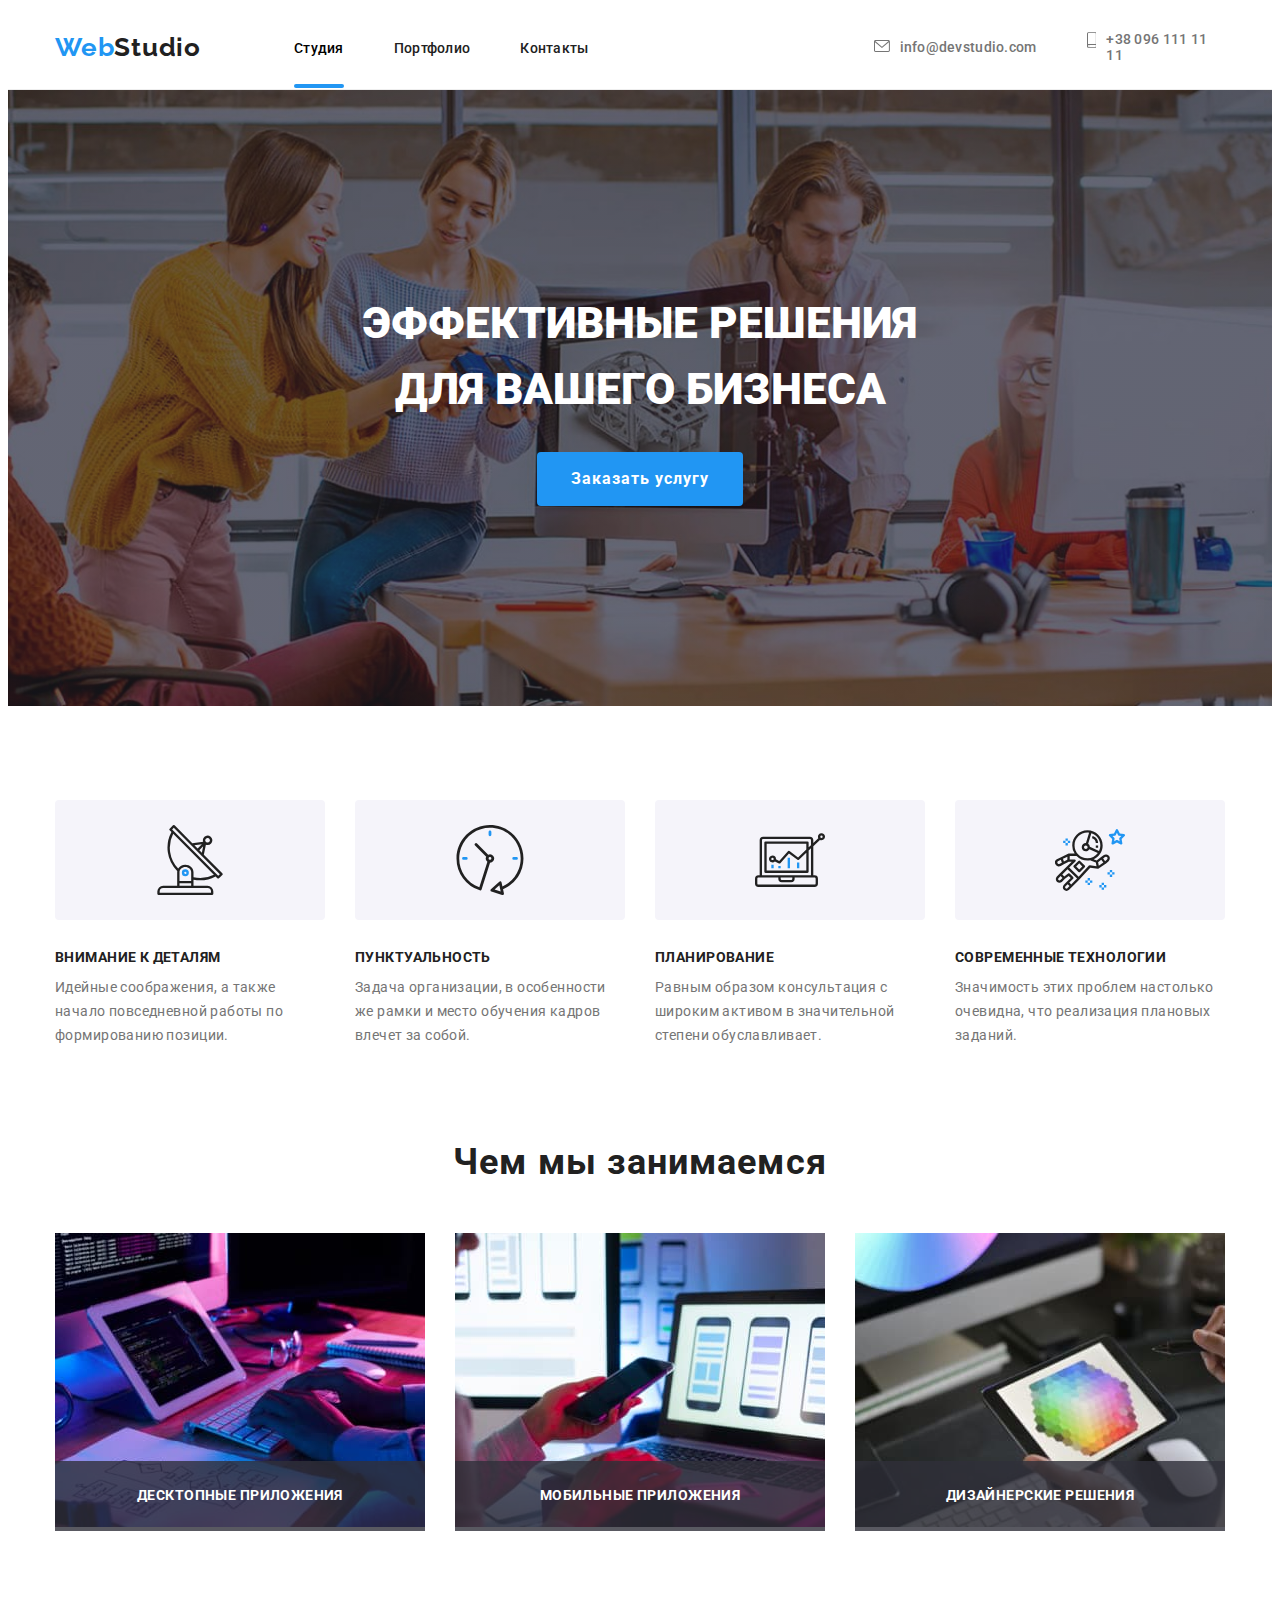
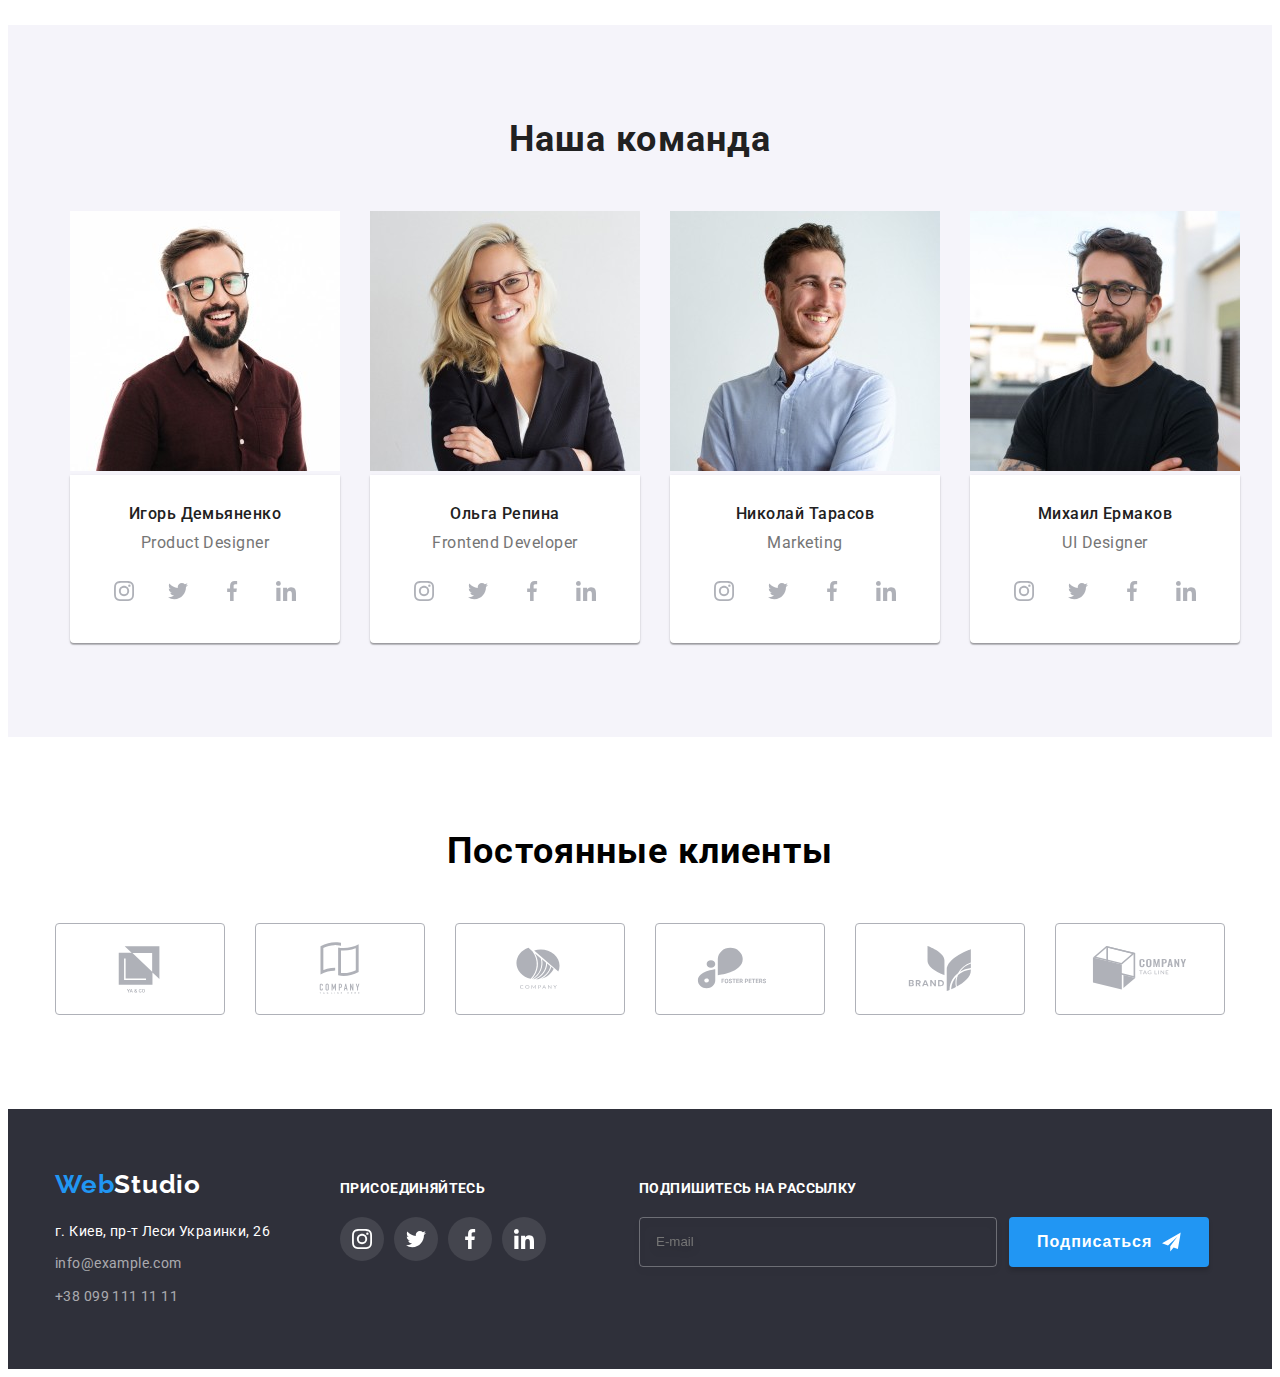
<file: index.html>
<!DOCTYPE html>
<html lang="ru">
<head>
  <meta charset="UTF-8">
  <meta http-equiv="X-UA-Compatible" content="IE=edge">
  <meta name="viewport" content="width=device-width, initial-scale=1.0">
  <title>Document</title>
  <link rel="stylesheet" href="https://cdnjs.cloudflare.com/ajax/libs/modern-normalize/1.1.0/modern-normalize.min.css"
    integrity="sha512-wpPYUAdjBVSE4KJnH1VR1HeZfpl1ub8YT/NKx4PuQ5NmX2tKuGu6U/JRp5y+Y8XG2tV+wKQpNHVUX03MfMFn9Q=="
    crossorigin="anonymous" referrerpolicy="no-referrer" />
  <link rel="preconnect" href="https://fonts.googleapis.com" />
  <link rel="preconnect" href="https://fonts.gstatic.com" crossorigin />
  <link
    href="https://fonts.googleapis.com/css2?family=Montserrat:wght@400;700&family=Raleway:wght@700&family=Roboto:wght@400;500;700;900&display=swap"
    rel="stylesheet" />
  <link rel="stylesheet" href="./css/main.min.css">
</head>
<!--my content-->
<body>
  <!--navigation section-->
  <header class="header">
    <div class="container header__container">
    <nav class="navigation">
      <a href="./index.html" class="logo logo__first">Web<span class="logo__second">Studio</span></a>
      <ul class="navigation__list">
        <li class="navigation__item">
          <a href="./index.html" class="navigation__link-studio current">Студия</a></li>
        <li class="navigation__item">
          <a href="./portfolio.html" class="navigation__link pages">Портфолио</a></li>
        <li class="navigation__item">
          <a href="" class="navigation__link pages">Контакты</a></li>
      </ul>
    </nav>
    <ul class="contact">
      <li class="contact__item"><a href="mailto:info@devstudio.com" 
        class="contact__link-mail"> <svg class="contact__mail-icon" width="16" height="12">
        <use href="./svgicons/icons.svg#envelope"></use>
      </svg>info@devstudio.com</a></li>
      <li class="contact__item"><a href="tel:+380961111111" 
        class="contact__link-tel">
      <svg class="contact__tel-icon" width="10" height="16">
        <use href="./svgicons/icons.svg#smartphone"></use>
      </svg>+38 096 111 11 11</a></li>
    </ul>

    
    <button type="button" class="menu__button is-open" data-menu-button aria-expanded="false"
      aria-controls="menu-container">
      <svg width="40" height="40" aria-label="Переключатель мобільного меню">
        <use class="menu__close" href="./svgicons/mobile-menu.svg.svg#menu_close"></use>
        <use class="menu__icon" href="./svgicons/mobile-menu.svg.svg#menu_icon"></use>
      </svg>
    </button>
    
    <div class="menu-container" id="menu-container" data-menu>
      <ul class="menu-nav">
        <li class="menu-nav__item"> <a href="" class="menu-nav__link menu-nav__link--current">Студия</a></li>
        <li class="menu-nav__item"> <a href="./portfolio.html" class="menu-nav__link">Портфолио</a></li>
        <li class="menu-nav__item"> <a href="" class="menu-nav__link">Контакты</a></li>
      </ul>
      <ul class="menu-contacts">
        <li class="menu-contacts__item">
          <a href="tel:+380961111111" class="menu-contacts__phone">+38 096 111 11 11</a>
        </li>
        <li class="menu-contacts__item">
          <a href="info@devstudio.com" class="menu-contacts__mail">info@devstudio.com</a>
        </li>
      </ul>
      <ul class="menu-socials">
        <li class="menu-socials__item">
          <a href="" class="menu-socials__link">Instagram</a>
        </li>
        <li class="menu-socials__item">
          <a href="" class="menu-socials__link">Twitter</a>
        </li>
        <li class="menu-socials__item">
          <a href="" class="menu-socials__link">Facebook</a>
        </li>
        <li class="menu-socials__item">
          <a href="" class="menu-socials__link">LinkedIn</a>
        </li>
      </ul>
    </div>
  </header>

  
<main>
  <!--hero section-->
   <section class="hero">
    <div class="container hero__container">
    <h1 class="hero__title">ЭФФЕКТИВНЫЕ РЕШЕНИЯ <br> ДЛЯ ВАШЕГО БИЗНЕСА</h1>
    <div class="btn-container">
    <button type="button" class="btn" data-modal-open >Заказать услугу</button>
    </div>
   </div>
  </section>
      <!--features section-->
  <section class="features">

    <div class="container features__container">
    <ul class="features__list">
    <li class="features__item">
      <div class="features__icon">
        <svg class="features__icon-svg">
          <use href="./svgicons/icons.svg#antenna"></use>
        </svg>
      </div>
      <h3  class="features__title">Внимание к деталям</h3> 
      <p class="features__text">Идейные соображения, а также начало повседневной работы по формированию позиции.</p>
    </li>
    <li class="features__item">
      <div class="features__icon">
        <svg class="features__icon-svg">
          <use href="./svgicons/icons.svg#clock"></use>
        </svg>
      </div>
      <h3 class="features__title">Пунктуальность</h3>
      <p class="features__text">Задача организации, в особенности же рамки и место обучения кадров влечет за собой.</p>
    </li>
    <li class="features__item">
      <div class="features__icon">
        <svg class="features__icon-svg">
          <use href="./svgicons/icons.svg#diagram"></use>
        </svg>
      </div>
      <h3 class="features__title">Планирование</h3>
      <p class="features__text">Равным образом консультация с широким активом в значительной степени обуславливает.</p>
    </li>
    <li class="features__item">
      <div class="features__icon">
        <svg class="features__icon-svg">
          <use href="./svgicons/icons.svg#astronaut"></use>
        </svg>
      </div>
      <h3 class="features__title">Современные технологии</h3>
      <p class="features__text">Значимость этих проблем настолько очевидна, что реализация плановых заданий.</p>
    </li>
  </ul>
  </div>

</section> 
  <!--about company section-->
    
     <section class="about">

      <div class="container about__container">
    <h2 class="about__title">Чем мы занимаемся</h2>
    <ul class="about__list">
      <li class="about__item"><img src="./images/img1.jpg" 
        alt="демонстрация работы программ на гаджетах" width="370" height="294"><p class="about__text">Десктопные приложения</p></li>
      <li class="about__item"><img src="./images/img2.jpg" 
        alt="демонстрация работы программ на гаджетах" width="370" height="294"><p class="about__text">Мобильные приложения</p></li>
      <li class="about__item"><img src="./images/img3.jpg" 
        alt="демонстрация работы программ на гаджетах" width="370" height="294"><p class="about__text">Дизайнерские решения</p></li>
    </ul>
    </div>
    </section> 

       <!-- team section -->
<section class="team">
  <div class="container team__container">
  <h2 class="team__title">Наша команда</h2>
  <ul class="team__list">
    <li class="team__item">
      <picture>

        <source media="(min-width: 1200px)" srcset="
                            ./images/retina/team/img__lg.jpg 1x ,
                             ./images/retina/team/img__lg@2x.jpg 2x" type="image/jpg">

        <source media="(min-width: 768px)" srcset="
                          ./images/retina/team/img__md.jpg 1x ,
                            ./images/retina/team/img__md@2x.jpg 2x" type="image/jpg">

        <source media="(max-width: 767px)" srcset="
                     ./images/retina/team/img__sm.jpg 1x ,
                      ./images/retina/team/img__sm@2x.jpg 2x" type="image/jpg">
      
        <img src="./images/retina/team/img__sm.jpg" alt="фото члена команды" >
      </picture>
        <div class="team__card">
        <h3 class="team__name">Игорь Демьяненко</h3>
        <p lang="en" class="team__post">Product Designer</p>
        <ul class="team__socials-list">
          <li class="team__socials-item">
            <a href="" class="team__socials-link">
              <svg class="team__socials-icon">
                <use href="./svgicons/icons.svg#instagram"></use>
              </svg>
            </a>
          </li>
          <li class="team__socials-item">
            <a href="" class="team__socials-link">
              <svg class="team__socials-icon">
                <use href="./svgicons/icons.svg#twitter"></use>
              </svg>
            </a>
          </li>
          <li class="team__socials-item">
            <a href="" class="team__socials-link">
              <svg class="team__socials-icon">
                <use href="./svgicons/icons.svg#facebook"></use>
              </svg>
            </a>
          </li>
          <li class="team__socials-item">
            <a href="" class="team__socials-link">
              <svg class="team__socials-icon">
                <use href="./svgicons/icons.svg#linkedin"></use>
              </svg>
            </a>
          </li>
        </ul>
        </div>
      </li>
    <li class="team__item">
      <picture>
        
  <source media="(min-width: 1200px)" srcset="
        ./images/retina/team/img__lg-1.jpg 1x ,
        ./images/retina/team/img__lg@2x-1.jpg 2x" type="image/jpg">

        <source media="(min-width: 768px)" srcset="
        ./images/retina/team/img__md-1.jpg 1x ,
        ./images/retina/team/img__md@2x-1.jpg 2x" type="image/jpg">

        <source media="(max-width: 767px)" srcset="
                ./images/retina/team/img__sm-1.jpg 1x ,
                ./images/retina/team/img__sm@2x-1.jpg 2x" type="image/jpg">

        <img 
        src="./images/retina/team/img__sm-1.jpg" 
        alt="фото члена команды" >
      </picture>
        <div class="team__card">
        <h3 class="team__name">Ольга Репина</h3>
        <p lang="en" class="team__post">Frontend Developer</p>
        <ul class="team__socials-list">
          <li class="team__socials-item">
            <a href="" class="team__socials-link">
              <svg class="team__socials-icon">
                <use href="./svgicons/icons.svg#instagram"></use>
              </svg>
            </a>
          </li>
          <li class="team__socials-item">
            <a href="" class="team__socials-link">
              <svg class="team__socials-icon">
                <use href="./svgicons/icons.svg#twitter"></use>
              </svg>
            </a>
          </li>
          <li class="team__socials-item">
            <a href="" class="team__socials-link">
              <svg class="team__socials-icon">
                <use href="./svgicons/icons.svg#facebook"></use>
              </svg>
            </a>
          </li>
          <li class="team__socials-item">
            <a href="" class="team__socials-link">
              <svg class="team__socials-icon">
                <use href="./svgicons/icons.svg#linkedin"></use>
              </svg>
            </a>
          </li>
        </ul>
        </div>
    </li>
    <li class="team__item">
      <picture>
        
        <source media="(min-width: 1200px)" srcset="
                  ./images/retina/team/img__lg-2.jpg 1x ,
                  ./images/retina/team/img__lg@2x-2.jpg 2x" type="image/jpg">

          <source media="(min-width: 768px)" srcset="
                  ./images/retina/team/img__md-2.jpg 1x ,
                  ./images/retina/team/img__md@2x-2.jpg 2x" type="image/jpg">

        <source media="(max-width: 767px)" srcset="
                ./images/retina/team/img__sm-2.jpg 1x ,
                ./images/retina/team/img__sm@2x-2.jpg 2x" type="image/jpg">


        <img src="./images/retina/team/img__lg-2.jpg" alt="фото члена команды">
      </picture>
        <div class="team__card">
        <h3 class="team__name">Николай Тарасов</h3>
        <p lang="en" class="team__post">Marketing</p>
      <ul class="team__socials-list">
        <li class="team__socials-item">
          <a href="" class="team__socials-link">
            <svg class="team__socials-icon">
              <use href="./svgicons/icons.svg#instagram"></use>
            </svg>
          </a>
        </li>
        <li class="team__socials-item">
          <a href="" class="team__socials-link">
            <svg class="team__socials-icon">
              <use href="./svgicons/icons.svg#twitter"></use>
            </svg>
          </a>
        </li>
        <li class="team__socials-item">
          <a href="" class="team__socials-link">
            <svg class="team__socials-icon">
              <use href="./svgicons/icons.svg#facebook"></use>
            </svg>
          </a>
        </li>
        <li class="team__socials-item">
          <a href="" class="team__socials-link">
            <svg class="team__socials-icon">
              <use href="./svgicons/icons.svg#linkedin"></use>
            </svg>
          </a>
        </li>
      </ul>
        </div>
    </li>  

    <li class="team__item">
        <picture>
          <source media="(min-width: 1200px)" srcset="
          ./images/retina/team/img__lg-3.jpg 1x ,
          ./images/retina/team/img__lg@2x-3.jpg 2x" type="image/jpg">

          <source media="(min-width: 768px)" srcset="
                    ./images/retina/team/img__md-3.jpg 1x ,
                    ./images/retina/team/img__md@2x-3.jpg 2x" type="image/jpg">

          <source media="(max-width: 767px)" srcset="
                    ./images/retina/team/img__sm-3.jpg 1x ,
                    ./images/retina/team/img__sm@2x-3.jpg 2x" type="image/jpg">

          <img src="./images/retina/team/img__sm-3.jpg" alt="фото члена команды">
        </picture>
        <div class="team__card">
        <h3 class="team__name">Михаил Ермаков</h3>
        <p lang="en" class="team__post">UI Designer</p>
        <ul class="team__socials-list">
          <li class="team__socials-item">
            <a href="" class="team__socials-link">
              <svg class="team__socials-icon">
                <use href="./svgicons/icons.svg#instagram"></use>
              </svg>
            </a>
          </li>
          <li class="team__socials-item">
            <a href="" class="team__socials-link">
              <svg class="team__socials-icon">
                <use href="./svgicons/icons.svg#twitter"></use>
              </svg>
            </a>
          </li>
          <li class="team__socials-item">
            <a href="" class="team__socials-link">
              <svg class="team__socials-icon">
                <use href="./svgicons/icons.svg#facebook"></use>
              </svg>
            </a>
          </li>
          <li class="team__socials-item">
            <a href="" class="team__socials-link">
              <svg class="team__socials-icon">
                <use href="./svgicons/icons.svg#linkedin"></use>
              </svg>
              </a>
            </div>
          </li>
        </ul>
</section>

<!-- clients section -->
 
<section class="clients">
<div class="container clients__container">
<h2 class="clients__title">Постоянные клиенты</h2>
<ul class="clients__list">
  <li class="clients__item">
    <a href="" class="clients__link">
      <svg class="clients__icon">
        <use href="./svgicons/icons.svg#Logo-1"></use>
      </svg>
    </a>
  </li>
  <li class="clients__item">
    <a href="" class="clients__link">
      <svg class="clients__icon">
        <use href="./svgicons/icons.svg#Logo-2"></use>
      </svg>
    </a>
  </li>
  <li class="clients__item">
    <a href="" class="clients__link">
      <svg class="clients__icon">
        <use href="./svgicons/icons.svg#Logo-3"></use>
      </svg>
    </a>
  </li>
  <li class="clients__item">
    <a href="" class="clients__link">
      <svg class="clients__icon">
        <use href="./svgicons/icons.svg#Logo-4"></use>
      </svg>
    </a>
  </li>
  <li class="clients__item">
    <a href="" class="clients__link">
      <svg class="clients__icon">
        <use href="./svgicons/icons.svg#Logo-5"></use>
      </svg>
    </a>
  </li>
  <li class="clients__item">
    <a href="" class="clients__link">
      <svg class="clients__icon">
        <use href="./svgicons/icons.svg#Logo-6"></use>
      </svg>
    </a>
  </li>
</ul>
</div>

</section> 

</main>
<!--footer section-->
 <footer class="footer">
  <div class="container footer__container">
    <div class="footer-content">
      <a href="./index.html" class="logo footer__logo">Web<span class="footer__color-logo">Studio</span></a>
      <address class="address">
        <ul class="address__list">
          <li class="address__item"> <a href="https://goo.gl/maps/MGz1qRWNT3Urb2ix9" class="footer__address" target="_blank"
              rel="noopener noreferrer nofollow">г. Киев, пр-т
              Леси Украинки, 26</a> </li>
          <li class="address__item"><a href="mailto:info@example.com" class="address__mail">info@example.com</a> </li>
          <li class="address__item"> <a href="tel:+380991111111" class="address__tel">+38 099 111 11 11</a> </li>
        </ul>
      </address>
    </div>
    <div class="footer__subscribe">
      <h4 class="footer__subscribe-title">присоединяйтесь</h4>
      <ul class="footer__subscribe-list">
        <li class="footer__subscribe-item">
          <a href="" class="footer__subscribe-link">
            <svg class="footer__subscribe-icon">
              <use href="./svgicons/icons.svg#instagram"></use>
            </svg>
          </a>
        </li>
        <li class="footer__subscribe-item">
          <a href="" class="footer__subscribe-link">
            <svg class="footer__subscribe-icon">
              <use href="./svgicons/icons.svg#twitter"></use>
            </svg>
          </a>
        </li>
        <li class="footer__subscribe-item">
          <a href="" class="footer__subscribe-link">
            <svg class="footer__subscribe-icon">
              <use href="./svgicons/icons.svg#facebook"></use>
            </svg>
          </a>
        </li>
        <li class="footer__subscribe-item">
          <a href="" class="footer__subscribe-link">
            <svg class="footer__subscribe-icon">
              <use href="./svgicons/icons.svg#linkedin"></use>
            </svg>
          </a>
        </li>
      </ul>
    </div>
    
    <div class="footer__form">
<p class="footer__form-title">подпишитесь на рассылку</p>
<form class="footer__form-sub">
<input 
type="email"
name="footer-mail"
class="footer__form-email"
placeholder="E-mail">
<button type="submit" class="footer__form-button">
  Подписаться
  <svg class="footer__form-icon" width="24" height="24">
    <use href="./svgicons/form-icons.svg#icon-send"></use>
  </svg>
</button>
</form>
</div>
</div>
</footer>


<!-- modal window -->

 <div class="backdrop is-hidden" data-modal>
  <div class="modal">
    <button type="button" class="modal__close" data-modal-close>
      <svg class="modal__close-icon">
        <use href="./svgicons/Vector-close.svg#Vector-close"></use>
      </svg>
    </button>
    <p class="modal__title">Оставьте свои данные, мы вам перезвоним</p>
    <form class="modal__form">
      <div class="modal__field">
        <label for="user-name" class="modal__label">Имя</label>
        <div class="modal__imput-wrap">
          <input 
          type="text"
          name="username"
          class="modal__imput"
          placeholder=""
          id="user-name"/>
          <svg class="modal__icon" width="18" height="18">
            <use href="./svgicons/form-icons.svg#person-form"></use>
          </svg>
        </div>
      </div>
      <div class="modal__field">
        <label for="user-phone" class="modal__label">Телефон</label>
        <div class="modal__imput-wrap">
          <input 
          type="tel"
          name="user-phone"
          class="modal__imput"
          placeholder=""
          id="user-phone"/>
          <svg class="modal__icon" width="18" height="18">
            <use href="./svgicons/form-icons.svg#phone-form"></use>
          </svg>
        </div>
      </div>
      <div class="modal__field">
        <label for="user-email" class="modal__label">Почта</label>
        <div class="modal__imput-wrap">
          <input 
          type="email"
          name="user-email"
          class="modal__imput"
          placeholder=""
          id="user-email"/>
          <svg class="modal__icon" width="18" height="18">
            <use href="./svgicons/form-icons.svg#email-form"></use>
          </svg>
        </div>
      </div>
      <div class="modal__field">
        <label for="user-text" class="modal__label">Комментарий</label>
        <textarea 
        name= "user-text" 
        id= "user-text" 
        class= "modal__text"
        placeholder = "Введите текст"></textarea>
      </div>
      <div class="agreement">
        <input 
        type="checkbox"
        name="modal-check"
        id="modal-check"
        class="agreement__check visually-hidden"/>
        <label for="modal-check" class="agreement__text">Соглашаюсь с рассылкой и принимаю 
          <a href="" class="agreement__extra">Условия договора</a></label>
      </div>
      <button type="submit" class="agreement__button">Отправить</button>
    </form>
  </div>
</div>
<script src="./js/modal.js"></script> 
<script src="./js/mobile_menu.js"></script>
</body>
</html>
</file>
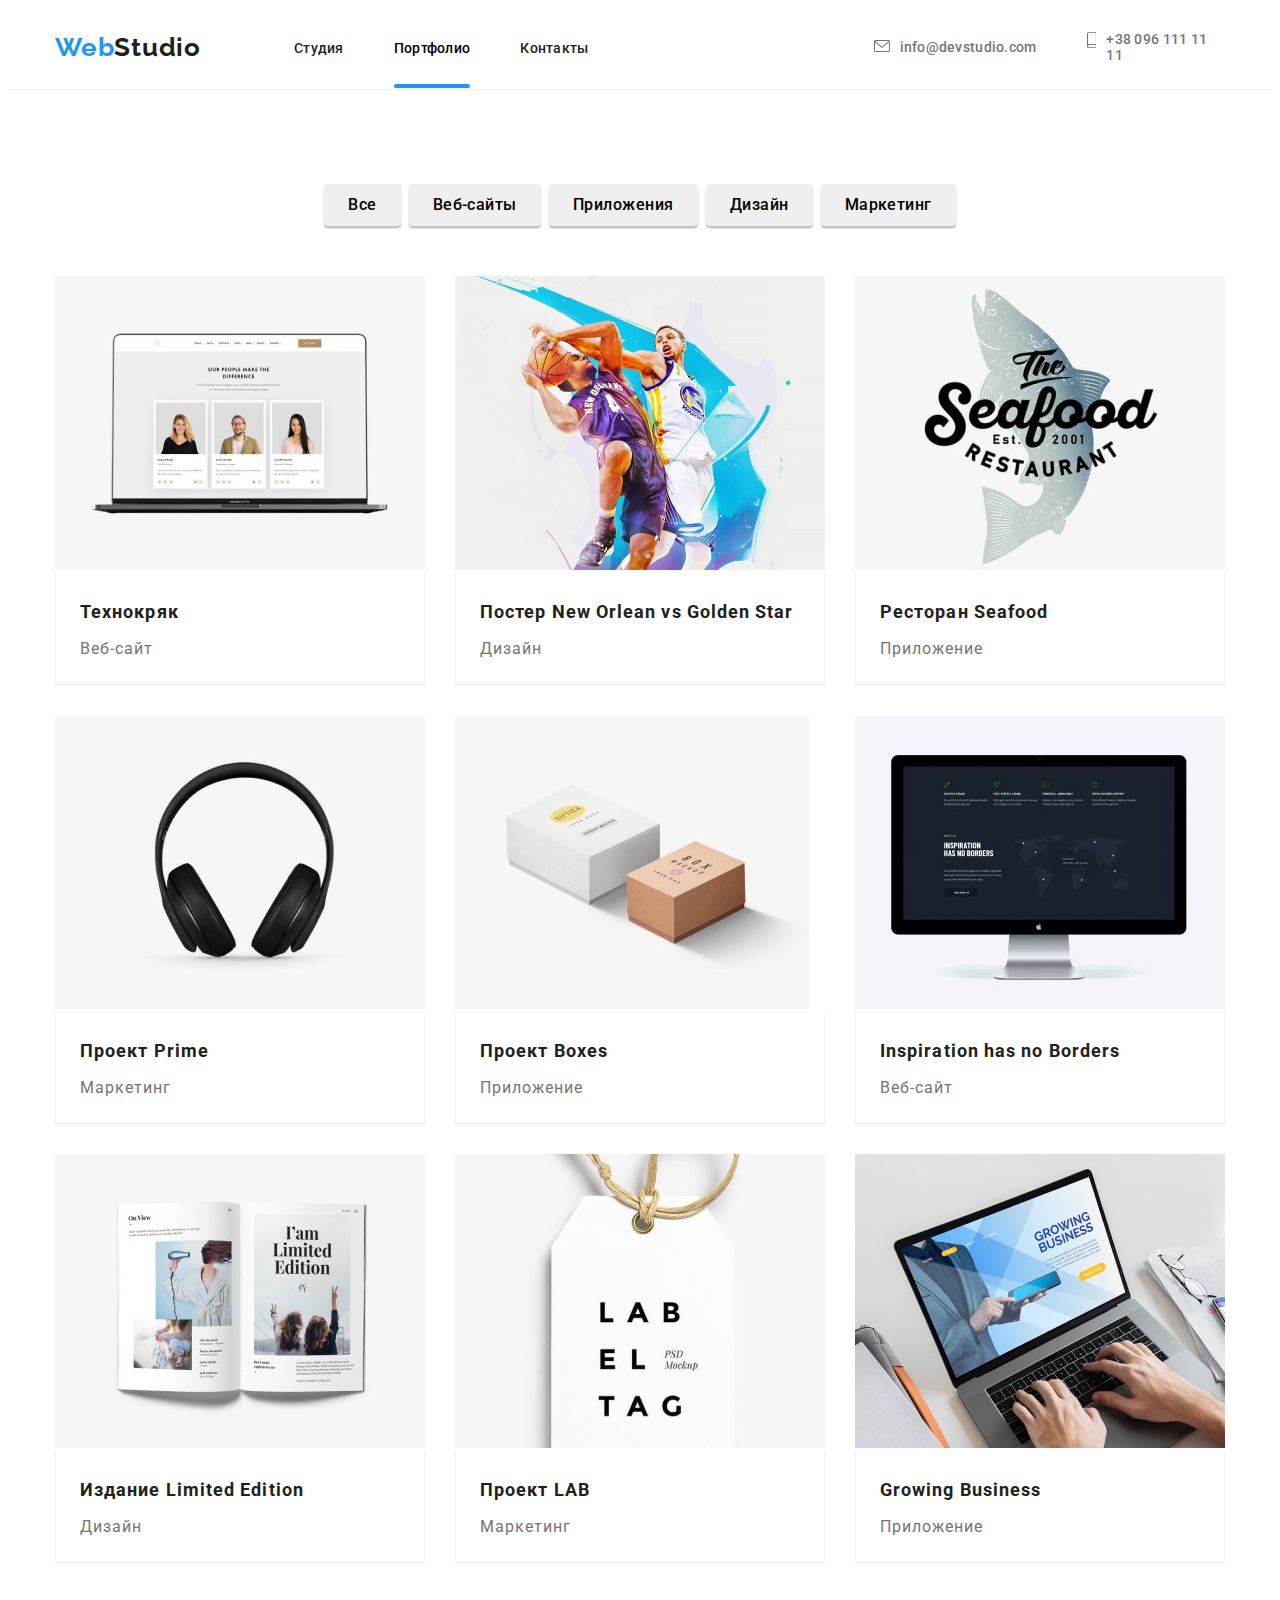
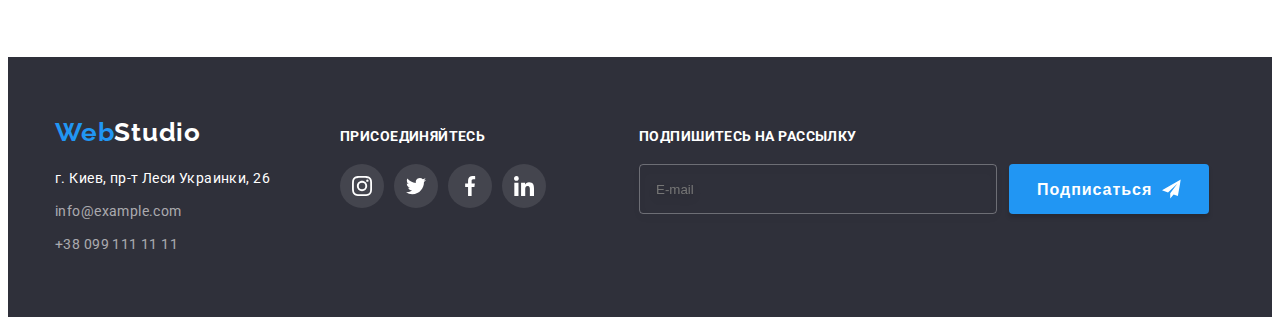
<file: portfolio.html>
<!DOCTYPE html>
<html lang="ru">
<head>
  <meta charset="UTF-8">
  <meta http-equiv="X-UA-Compatible" content="IE=edge">
  <meta name="viewport" content="width=device-width, initial-scale=1.0">
  <title>Document</title>
  <link rel="stylesheet" href="https://cdnjs.cloudflare.com/ajax/libs/modern-normalize/1.1.0/modern-normalize.min.css"
    integrity="sha512-wpPYUAdjBVSE4KJnH1VR1HeZfpl1ub8YT/NKx4PuQ5NmX2tKuGu6U/JRp5y+Y8XG2tV+wKQpNHVUX03MfMFn9Q=="
    crossorigin="anonymous" referrerpolicy="no-referrer" />
  <link rel="preconnect" href="https://fonts.googleapis.com" />
  <link rel="preconnect" href="https://fonts.gstatic.com" crossorigin />
  <link
    href="https://fonts.googleapis.com/css2?family=Montserrat:wght@400;700&family=Raleway:wght@700&family=Roboto:wght@400;500;700;900&display=swap"
    rel="stylesheet" />
  <link rel="stylesheet" href="./css/main.min.css">
</head>
<!--my content-->
<body>
  <!--navigation section-->
  <header class="header">
    <div class="container header__container">
      <nav class="navigation">
        <a href="./index.html" class="logo logo__first">Web<span class="logo__second">Studio</span></a>
        <ul class="navigation__list">
          <li class="navigation__item">
            <a href="./index.html" class="navigation__link-studio">Студия</a>
          </li>
          <li class="navigation__item">
            <a href="./portfolio.html" class="navigation__link  current">Портфолио</a>
          </li>
          <li class="navigation__item">
            <a href="" class="navigation__link pages">Контакты</a>
          </li>
        </ul>
      </nav>
      <ul class="contact">
        <li class="contact__item"><a href="mailto:info@devstudio.com" class="contact__link-mail"> <svg
              class="contact__mail-icon" width="16" height="12">
              <use href="./svgicons/icons.svg#envelope"></use>
            </svg>info@devstudio.com</a></li>
        <li class="contact__item"><a href="tel:+380961111111" class="contact__link-tel">
            <svg class="contact__tel-icon" width="10" height="16">
              <use href="./svgicons/icons.svg#smartphone"></use>
            </svg>+38 096 111 11 11</a></li>
      </ul>
  
  
      <button type="button" class="menu__button is-open" data-menu-button aria-expanded="false"
        aria-controls="menu-container">
        <svg width="40" height="40" aria-label="Переключатель мобільного меню">
          <use class="menu__close" href="./svgicons/mobile-menu.svg.svg#menu_close"></use>
          <use class="menu__icon" href="./svgicons/mobile-menu.svg.svg#menu_icon"></use>
        </svg>
      </button>
  
      <div class="menu-container" id="menu-container" data-menu>
        <ul class="menu-nav">
          <li class="menu-nav__item"> <a href="./index.html" class="menu-nav__link menu-nav__link--current">Студия</a></li>
          <li class="menu-nav__item"> <a href="./portfolio.html" class="menu-nav__link">Портфолио</a></li>
          <li class="menu-nav__item"> <a href="" class="menu-nav__link">Контакты</a></li>
        </ul>
        <ul class="menu-contacts">
          <li class="menu-contacts__item">
            <a href="tel:+380961111111" class="menu-contacts__phone">+38 096 111 11 11</a>
          </li>
          <li class="menu-contacts__item">
            <a href="info@devstudio.com" class="menu-contacts__mail">info@devstudio.com</a>
          </li>
        </ul>
        <ul class="menu-socials">
          <li class="menu-socials__item">
            <a href="" class="menu-socials__link">Instagram</a>
          </li>
          <li class="menu-socials__item">
            <a href="" class="menu-socials__link">Twitter</a>
          </li>
          <li class="menu-socials__item">
            <a href="" class="menu-socials__link">Facebook</a>
          </li>
          <li class="menu-socials__item">
            <a href="" class="menu-socials__link">LinkedIn</a>
          </li>
        </ul>
      </div>
  </header>
  <!-- Main section -->
  <main> 
  <section class="portfolio">
  <div class="container portfolio__container">
  <ul class="portfolio__list">
  <li class="portfolio__item"><button type="button"
     class="portfolio__btn">Все</button></li>
  <li class="portfolio__item"><button type="button"
     class="portfolio__btn">Веб-сайты</button></li>
  <li class="portfolio__item"><button type="button" 
    class="portfolio__btn">Приложения</button></li>
  <li class="portfolio__item"><button type="button" 
    class="portfolio__btn">Дизайн</button></li>
  <li class="portfolio__item"><button type="button" 
    class="portfolio__btn">Маркетинг</button></li>
  </ul>



    <ul class="srevies">
      <li class="srevies__item">
      <a href="" class="srevies__link">
      <div class="srevies__wrap">
      <picture>

        <source media="(min-width: 1200px)" srcset="
        ./images/retina/servies/img__lg.jpg 1x ,
        ./images/retina/servies/img__lg@2x.jpg 2x" type="image/jpg">

        <source media="(min-width: 768px)" srcset="
        ./images/retina/servies/img__md.jpg 1x  ,
        ./images/retina/servies/img__md@2x.jpg 2x" type="image/jpg">
    
        <source media="(max-width: 767px)" srcset="
        ./images/retina/servies/img__sm.jpg 1x  ,
        ./images/retina/servies/img__sm@2x.jpg 2x" type="image/jpg">

        <img src="./images/retina/servies/img__sm.jpg 1x" alt="Технокряк">
      </picture>
      <p class="srevies__text">
        Технокряк это современная площадка распространения
        коронавируса. Компании <br />
        используют эту платформу для цифрового шпионажа и атак на
        защищённые сервера конкурентов.
      </p>
      </div>
      <div class="srevies__card">
      <h3 class="srevies__name">Технокряк</h3>
      <p class="srevies__description">Веб-сайт</p>
      </div>
      </a>
      </li>
    
    <li class="srevies__item">
    <a href="" class="srevies__link">
      <div class="srevies__wrap">
        <picture> 

        <source media="(min-width: 1200px)" srcset="
                ./images/retina/servies/img__lg-1.jpg 1x ,
                ./images/retina/servies/img__lg@2x-1.jpg 2x" type="image/jpg">

        <source media="(min-width: 768px)" srcset="
        ./images/retina/servies/img__md-1.jpg 1x  ,
        ./images/retina/servies/img__md@2x-1.jpg 2x" type="image/jpg">
        
        <source media="(max-width: 767px)" srcset="
                ./images/retina/servies/img__sm-1.jpg 1x  ,
                ./images/retina/servies/img__sm@2x-1.jpg 2x" type="image/jpg">

          <img src="./images/retina/servies/img__sm-1.jpg " alt="баскетболисты">
        </picture>
        <p class="srevies__text">
          Технокряк это современная площадка распространения
          коронавируса. Компании <br />
          используют эту платформу для цифрового шпионажа и атак на
          защищённые сервера конкурентов.
        </p>
      </div>
    <div class="srevies__card">
    <h3 class="srevies__name">Постер New Orlean vs Golden Star</h3>
    <p class="srevies__description">Дизайн</p>
    </div>
    </a>
    </li>
    <li class="srevies__item">
    <a href="" class="srevies__link">
    <div class="srevies__wrap">
      <picture>
        
        <source media="(min-width: 1200px)" srcset="
                ./images/retina/servies/img__lg-2.jpg 1x ,
                ./images/retina/servies/img__lg@2x-2.jpg 2x" type="image/jpg">
      

        <source media="(min-width: 768px)" srcset="
        ./images/retina/servies/img__md-2.jpg 1x  ,
        ./images/retina/servies/img__md@2x-2.jpg 2x" type="image/jpg">


        <source media="(max-width: 767px)" srcset="
                ./images/retina/servies/img__sm-2.jpg 1x  ,
                ./images/retina/servies/img__sm@2x-1.jpg 2x" type="image/jpg">

        <img src="./images/retina/servies/img__sm-2.jpg " alt="ресторан Seafood">
      </picture>
    <p class="srevies__text">
      Технокряк это современная площадка распространения
      коронавируса. Компании <br />
      используют эту платформу для цифрового шпионажа и атак на
      защищённые сервера конкурентов.
    </p>
    </div>
    <div class="srevies__card">
    <h3 class="srevies__name">Ресторан Seafood</h3>
    <p class="srevies__description">Приложение</p>
    </div>
    </a>
    </li>
    <li class="srevies__item">
    <a href="" class="srevies__link">
    <div class="srevies__wrap">
      <picture>
        <source media="(min-width: 1200px)" srcset="
                ./images/retina/servies/img__lg-3.jpg 1x ,
                ./images/retina/servies/img__lg@2x-3.jpg 2x" type="image/jpg">

        <source media="(min-width: 768px)" srcset="
        ./images/retina/servies/img__md-3.jpg 1x  ,
        ./images/retina/servies/img__md@2x-3.jpg 2x" type="image/jpg">
      
        <source media="(max-width: 767px)" srcset="
                ./images/retina/servies/img__sm-3.jpg 1x  ,
                ./images/retina/servies/img__sm@2x-3.jpg 2x" type="image/jpg">


        <img src="./images/retina/servies/img__sm-3.jpg " alt="наушники">
      </picture>
    <p class="srevies__text">
      Технокряк это современная площадка распространения
      коронавируса. Компании <br />
      используют эту платформу для цифрового шпионажа и атак на
      защищённые сервера конкурентов.
    </p>
    </div>
    <div class="srevies__card">
    <h3 class="srevies__name">Проект Prime</h3>
    <p class="srevies__description">Маркетинг</p>
    </div>
    </a>
    </li>
    <li class="srevies__item">
    <a href="" class="srevies__link">
    <div class="srevies__wrap">
      <picture>
        <source media="(max-width: 767px)" srcset="
                ./images/retina/servies/img__sm-4.jpg 1x  ,
                ./images/retina/servies/img__sm@2x-4.jpg 2x" type="image/jpg">
      
        <source media="(min-width: 768px)" srcset="
        ./images/retina/servies/img__md-4.jpg 1x  ,
        ./images/retina/servies/img__md@2x-4.jpg 2x" type="image/jpg">
      
        <source media="(max-width: 767px)" srcset="
                ./images/retina/servies/img__sm-4.jpg 1x  ,
                ./images/retina/servies/img__sm@2x-4.jpg 2x" type="image/jpg">

        <img src="./images/retina/servies/img__sm-4.jpg " alt="боксы">
      </picture>
      <p class="srevies__text">
        Технокряк это современная площадка распространения
        коронавируса. Компании <br />
        используют эту платформу для цифрового шпионажа и атак на
        защищённые сервера конкурентов.
      </p>
      </div>
    <div class="srevies__card">
    <h3 class="srevies__name">Проект Boxes</h3>
    <p class="srevies__description">Приложение</p>
    </div>
    </a>
    </li>
    <li class="srevies__item">
    <a href="" class="srevies__link">
    <div class="srevies__wrap">
      <picture>
        
        <source media="(min-width: 1200px)" srcset="
                ./images/retina/servies/img__lg-5.jpg 1x ,
                ./images/retina/servies/img__lg@2x-5.jpg 2x" type="image/jpg">

        <source media="(min-width: 768px)" srcset="
        ./images/retina/servies/img__md-5.jpg 1x  ,
        ./images/retina/servies/img__md@2x-5.jpg 2x" type="image/jpg">

        <source media="(max-width: 767px)" srcset="
                ./images/retina/servies/img__sm-5.jpg 1x  ,
                ./images/retina/servies/img__sm@2x-5.jpg 2x" type="image/jpg">

        <img src="./images/retina/servies/img__sm-5.jpg " alt="монитор">
      </picture>
    <p class="srevies__text">
      Технокряк это современная площадка распространения
      коронавируса. Компании <br />
      используют эту платформу для цифрового шпионажа и атак на
      защищённые сервера конкурентов.
    </p>
    </div>
    <div class="srevies__card">
    <h3 class="srevies__name">Inspiration has no Borders</h3>
    <p class="srevies__description">Веб-сайт</p>
    </div>
    </a>
    </li>
    <li class="srevies__item">
    <a href="" class="srevies__link">
    <div class="srevies__wrap">
      <picture>

        <source media="(min-width: 1200px)" srcset="
                ./images/retina/servies/img__lg-6.jpg 1x ,
                ./images/retina/servies/img__lg@2x-6.jpg 2x" type="image/jpg">
        
        <source media="(min-width: 768px)" srcset="
        ./images/retina/servies/img__md-6.jpg 1x  ,
        ./images/retina/servies/img__md@2x-6.jpg 2x" type="image/jpg">
      
        <source media="(max-width: 767px)" srcset="
                ./images/retina/servies/img__sm-6.jpg 1x  ,
                ./images/retina/servies/img__sm@2x-6.jpg 2x" type="image/jpg">

        <img src="./images/retina/servies/img__sm-6.jpg " alt="журнал">
      </picture>
      <p class="srevies__text">
        Технокряк это современная площадка распространения
        коронавируса. Компании <br />
        используют эту платформу для цифрового шпионажа и атак на
        защищённые сервера конкурентов.
      </p>
      </div>
    <div class="srevies__card">
    <h3 class="srevies__name">Издание Limited Edition</h3>
    <p class="srevies__description">Дизайн</p>
    </div>
    </a>
    </li>
    <li class="srevies__item">
    <a href="" class="srevies__link"></a>
    <div class="srevies__wrap">
      <picture>

        <source media="(min-width: 1200px)" srcset="
                ./images/retina/servies/img__lg-7.jpg 1x ,
                ./images/retina/servies/img__lg@2x-7.jpg 2x" type="image/jpg">

        <source media="(min-width: 768px)" srcset="
        ./images/retina/servies/img__md-7.jpg 1x  ,
        ./images/retina/servies/img__md@2x-7.jpg 2x" type="image/jpg">

        <source media="(max-width: 767px)" srcset="
                ./images/retina/servies/img__sm-7.jpg 1x  ,
                ./images/retina/servies/img__sm@2x-7.jpg 2x" type="image/jpg">
    
        <img src="./images/retina/servies/img__sm-7.jpg " alt="лейба">
      </picture>
    <p class="srevies__text">
      Технокряк это современная площадка распространения
      коронавируса. Компании <br />
      используют эту платформу для цифрового шпионажа и атак на
      защищённые сервера конкурентов.
    </p>
    </div>
    <div class="srevies__card">
    <h3 class="srevies__name">Проект LAB</h3>
    <p class="srevies__description">Маркетинг</p>
    </div>
    </a>
    </li>
    <li class="srevies__item">
    <a href="" class="srevies__link">
    <div class="srevies__wrap">
      <picture>
        
      <source media="(min-width: 1200px)" srcset="
              ./images/retina/servies/img__lg-8.jpg 1x ,
              ./images/retina/servies/img__lg@2x-8.jpg 2x" type="image/jpg">

        <source media="(min-width: 768px)" srcset="
        ./images/retina/servies/img__md-8.jpg 1x  ,
        ./images/retina/servies/img__md@2x-8.jpg 2x" type="image/jpg">
        
          <source media="(max-width: 767px)" srcset="
                  ./images/retina/servies/img__sm-8.jpg 1x  ,
                  ./images/retina/servies/img__sm@2x-8.jpg 2x" type="image/jpg">

        <img src="./images/retina/servies/img__sm-8.jpg " alt="работа с ноутбуком">
      </picture>

    <p class="srevies__text">
      Технокряк это современная площадка распространения
      коронавируса. Компании <br />
      используют эту платформу для цифрового шпионажа и атак на
      защищённые сервера конкурентов.
    </p>
    </div>
    <div class="srevies__card">
    <h3 class="srevies__name">Growing Business</h3>
    <p class="srevies__description">Приложение</p>
    </div>
    </a>
    </li>
    </ul> 
    </div>
  </section>
  </main>

  <!--footer section-->
<footer class="footer">
  <div class="container footer__container">
    <div class="footer-content">
      <a href="./index.html" class="logo footer__logo">Web<span class="footer__color-logo">Studio</span></a>
      <address class="address">
        <ul class="address__list">
          <li class="address__item"> <a href="https://goo.gl/maps/MGz1qRWNT3Urb2ix9" class="footer__address"
              target="_blank" rel="noopener noreferrer nofollow">г. Киев, пр-т
              Леси Украинки, 26</a> </li>
          <li class="address__item"><a href="mailto:info@example.com" class="address__mail">info@example.com</a> </li>
          <li class="address__item"> <a href="tel:+380991111111" class="address__tel">+38 099 111 11 11</a> </li>
        </ul>
      </address>
    </div>
    <div class="footer__subscribe">
      <h4 class="footer__subscribe-title">присоединяйтесь</h4>
      <ul class="footer__subscribe-list">
        <li class="footer__subscribe-item">
          <a href="" class="footer__subscribe-link">
            <svg class="footer__subscribe-icon">
              <use href="./svgicons/icons.svg#instagram"></use>
            </svg>
          </a>
        </li>
        <li class="footer__subscribe-item">
          <a href="" class="footer__subscribe-link">
            <svg class="footer__subscribe-icon">
              <use href="./svgicons/icons.svg#twitter"></use>
            </svg>
          </a>
        </li>
        <li class="footer__subscribe-item">
          <a href="" class="footer__subscribe-link">
            <svg class="footer__subscribe-icon">
              <use href="./svgicons/icons.svg#facebook"></use>
            </svg>
          </a>
        </li>
        <li class="footer__subscribe-item">
          <a href="" class="footer__subscribe-link">
            <svg class="footer__subscribe-icon">
              <use href="./svgicons/icons.svg#linkedin"></use>
            </svg>
          </a>
        </li>
      </ul>
    </div>

    <div class="footer__form">
      <p class="footer__form-title">подпишитесь на рассылку</p>
      <form class="footer__form-sub">
        <input type="email" name="footer-mail" class="footer__form-email" placeholder="E-mail">
        <button type="submit" class="footer__form-button">
          Подписаться
          <svg class="footer__form-icon" width="24" height="24">
            <use href="./svgicons/form-icons.svg#icon-send"></use>
          </svg>
        </button>
      </form>
    </div>
  </div>
</footer>
  <script src="./js/mobile_menu.js"></script>
</body>


</html>
</file>
<file: css/main.min.css>
:root{--body-color: #ffffff;--logo-color: #2196f3;--second-logo-color: #212121;--main-background-color: #2f303a;--header-link: #212121;--btn-back: #2196f3;--btn-color: #ffffff;--team-background-color: #f5f4fa;--footer-background: #2f303a;--header-link-studio: #212121;--header-link_mail: #757575;--header-link-tel: #757575;--main-title: #ffffff;--main-h: #212121;--main-text: #757575;--about: #212121;--team: #212121;--team-name: #212121;--team-post: #757575;--main-servies: #212121;--main-description: #757575;--footer-color-logo: #ffffff;--footer-address: #ffffff}.navigation,.navigation__list,.contact,.about__list,.team__socials-link,.agreement__text,.header__container{display:flex;align-items:center}*,*::before,*::after{box-sizing:border-box}p,h1,h2,h3,h4,h5,h6{margin:0}ul{margin:0;padding:0}button{cursor:pointer}ul{list-style:none}a{text-decoration:none}body{font-family:Roboto, sans-serif}.container{padding-left:15px;padding-right:15px;margin-left:auto;margin-right:auto}@media screen and (max-width: 767.98px){.container{max-width:480px}}@media screen and (min-width: 768px){.container{width:768px}}@media screen and (min-width: 1200px){.container{width:1200px}}.btn{font-family:Roboto;font-style:normal;font-weight:bold;font-size:16px;line-height:1.87;letter-spacing:.06em;background-color:var(--btn-back);color:var(--btn-color);cursor:pointer;border-radius:4px;padding:10px 32px;border-color:transparent;box-shadow:0px 4px 4px rgba(0,0,0,0.15)}.logo{font-family:Raleway;font-weight:700;font-size:26px;line-height:1.19;letter-spacing:.03em;color:var(--logo-color)}.logo__first{margin-right:93px}@media screen and (max-width: 767.98px){.logo__first{margin:0}}@media screen and (min-width: 768px) and (max-width: 1199.98px){.logo__first{margin-right:88px}}.logo__second{font-family:Raleway;font-weight:700;font-size:26px;line-height:1.19;letter-spacing:.03em;color:var(--second-logo-color)}@media screen and (max-width: 767.98px){.navigation__list{display:none}}.navigation__item+.navigation__item{margin-left:50px}.navigation__link-studio{font-weight:500;font-size:14px;line-height:1.14;letter-spacing:.02em;text-decoration:none;color:var(--header-link-studio)}.navigation__link{font-weight:500;font-size:14px;line-height:1.14;letter-spacing:.02em;text-decoration:none;color:var(--header-link)}.navigation__link:hover,.navigation__link:focus{color:var(--logo-color)}.navigation__link-studio:hover,.navigation__link-studio:focus{color:var(--logo-color)}@media screen and (max-width: 767.98px){.contact{display:none}}@media screen and (min-width: 768px) and (max-width: 1199.98px){.contact{display:block;margin-left:88px}}.contact__item{margin-left:285px}@media screen and (min-width: 768px) and (max-width: 1199.98px){.contact__item{margin:0}}.contact__item+.contact__item{margin-left:50px}@media screen and (min-width: 768px) and (max-width: 1199.98px){.contact__item+.contact__item{margin:0}}.contact__mail-icon{margin-right:10px;vertical-align:middle;fill:currentColor}.contact__tel-icon{margin-right:10px;vertical-align:middle;fill:currentColor}.contact__link-mail{display:flex;font-family:Roboto;font-style:normal;font-weight:500;font-size:14px;line-height:1.14;letter-spacing:.02em;color:var(--header-link_mail)}@media screen and (min-width: 768px) and (max-width: 1199.98px){.contact__link-mail{margin-bottom:10px}}.contact__link-mail:hover,.contact__link-mail:focus{color:var(--logo-color)}.contact__link-tel{display:flex;font-family:Roboto;font-style:normal;font-weight:500;font-size:14px;line-height:1.14;letter-spacing:.02em;color:var(--header-link-tel)}.contact__link-tel:hover,.contact__link-tel:focus{color:var(--logo-color)}.hero{max-width:1600px;margin-left:auto;margin-right:auto;padding:200px 0px;background-color:var(--main-background-color);background-repeat:no-repeat;background-position:center;background-size:cover;background-image:linear-gradient(rgba(47,48,58,0.4), rgba(47,48,58,0.4)),url(../images/retina/hero/hero__sm.jpg)}@media screen and (max-width: 767.98px){.hero{max-width:480px;padding:118px 0px}}@media screen and (min-width: 768px) and (max-width: 1199.98px){.hero{max-width:768;padding:118px 0px}}@media (min-device-pixel-ratio: 2), (min-resolution: 192dpi), (min-resolution: 2dppx){.hero{background-image:linear-gradient(rgba(47,48,58,0.4), rgba(47,48,58,0.4)),url(../images/retina/hero/hero__sm@2x.jpg)}}@media screen and (min-width: 768px){.hero{background-image:linear-gradient(rgba(47,48,58,0.4), rgba(47,48,58,0.4)),url(../images/retina/hero/hero__md.jpg)}}@media screen and (min-width: 768px) and (min-device-pixel-ratio: 2), screen and (min-width: 768px) and (min-resolution: 2dppx), screen and (min-width: 768px) and (min-resolution: 192dpi){.hero{background-image:linear-gradient(rgba(47,48,58,0.4), rgba(47,48,58,0.4)),url(../images/retina/hero/hero__md@2x.jpg)}}@media screen and (min-width: 1200px){.hero{background-image:linear-gradient(rgba(47,48,58,0.4), rgba(47,48,58,0.4)),url(../images/retina/hero/hero__lg.jpg)}}@media screen and (min-width: 1200px) and (min-device-pixel-ratio: 2), screen and (min-width: 1200px) and (min-resolution: 2dppx), screen and (min-width: 1200px) and (min-resolution: 192dpi){.hero{background-image:linear-gradient(rgba(47,48,58,0.4), rgba(47,48,58,0.4)),url(../images/retina/hero/hero__lg@2x.jpg)}}.hero__title{font-weight:900;font-family:Roboto;font-size:44px;line-height:1.5;color:var(--main-title);margin-bottom:30px}@media screen and (max-width: 767.98px){.hero__title{font-size:26px}}@media screen and (min-width: 768px) and (max-width: 1199.98px){.hero__title{font-size:26px}}.features{padding:94px 0px 0px}@media screen and (max-width: 767.98px){.features{padding:60px 0px}}@media screen and (min-width: 768px) and (max-width: 1199.98px){.features{padding:60px 0px}}@media screen and (min-width: 480px){.features__list{display:block}}@media screen and (min-width: 768px) and (max-width: 1199.98px){.features__list{display:flex;flex-wrap:wrap;justify-content:space-between;margin-right:55px;margin-bottom:-30px}}@media screen and (min-width: 1200px){.features__list{display:flex;align-items:center}}.features__item{width:270px;margin-right:30px}@media screen and (max-width: 767.98px){.features__item__item:last-child{margin-bottom:0}}.features__item:last-child{margin-right:0px}@media screen and (min-width: 768px) and (max-width: 1199.98px){.features__item:last-child{margin-right:30px}}.features__title{margin-bottom:10px}.features__icon{display:flex;align-items:center;justify-content:center;width:270px;height:120px;margin-bottom:30px;background-color:#f5f4fa;border-radius:4px}@media screen and (max-width: 767.98px){.features__icon{width:450px}}@media screen and (min-width: 768px) and (max-width: 1199.98px){.features__icon{width:354px}}.features__icon-svg{width:70px;height:70px}.features__title{font-family:Roboto;font-size:14px;line-height:1.14;letter-spacing:.03em;text-transform:uppercase;color:var(--main-h)}@media screen and (max-width: 767.98px){.features__title{width:450px;display:flex;justify-content:center}}@media screen and (min-width: 768px) and (max-width: 1199.98px){.features__title{width:354px}}.features__text{font-family:Roboto;font-size:14px;line-height:1.71;letter-spacing:.03em;color:var(--main-text)}@media screen and (max-width: 767.98px){.features__text{width:450px}}@media screen and (min-width: 768px) and (max-width: 1199.98px){.features__text{width:354px;margin-bottom:30px}}.about{padding-top:94px;padding-bottom:94px}@media screen and (max-width: 767.98px){.about{display:none}}@media screen and (min-width: 768px) and (max-width: 1199.98px){.about{display:none}}.about__item+.about__item{margin-left:30px}.about__title{display:flex;justify-content:center;margin-bottom:50px;font-family:Roboto;font-size:36px;line-height:1.16;letter-spacing:0.03em;color:var(--about)}.about__item{position:relative}.about__text{position:absolute;bottom:0;left:0;font-size:14px;line-height:1.14;color:#ffffff;font-weight:700;text-align:center;letter-spacing:0.03em;text-transform:uppercase;background:rgba(47,48,58,0.8);padding:27px 82px;width:100%}.team{padding:94px 0px 94px 0px;background-color:var(--team-background-color)}@media screen and (max-width: 767.98px){.team{padding:60px 0px}}@media screen and (min-width: 768px) and (max-width: 1199.98px){.team{padding:60px 0px}}.team__list{margin-top:0px;margin-bottom:0px;padding-left:0px}@media screen and (min-width: 480px){.team__list{width:450px;margin-bottom:-30px}}@media screen and (min-width: 768px) and (max-width: 1199.98px){.team__list{display:flex;flex-wrap:wrap;width:768px;margin:0;gap:30px}}@media screen and (min-width: 1200px){.team__list{width:1200px;display:flex;flex-wrap:wrap;justify-content:center}}@media screen and (min-width: 480px){.team__item{width:auto;margin-bottom:30px}}@media screen and (max-width: 767.98px){.team__item{margin-bottom:30px}}@media screen and (min-width: 768px) and (max-width: 1199.98px){.team__item{margin-bottom:0}}@media screen and (min-width: 1200px){.team__item:not(:last-child){margin-right:30px;max-width:270px}}.team__card{padding-top:30px;padding-bottom:30px;text-align:center;background:#ffffff;box-shadow:0px 1px 3px rgba(0,0,0,0.12),0px 1px 1px rgba(0,0,0,0.14),0px 2px 1px rgba(0,0,0,0.2);border-radius:0px 0px 4px 4px}.team__title{margin-bottom:50px;display:flex;justify-content:center;font-family:Roboto;font-size:36px;line-height:1.16;letter-spacing:0.03em;color:var(--team)}@media screen and (min-width: 768px) and (max-width: 1199.98px){.team__title{margin-bottom:30px;font-size:28px}}.team__name{font-family:Roboto;font-style:normal;font-weight:500;font-size:16px;line-height:1.18;letter-spacing:.03em;margin-bottom:10px;color:var(--team-name)}.team__post{font-family:Roboto;font-style:normal;font-weight:normal;font-size:16px;line-height:1.18;letter-spacing:.03em;margin-bottom:16px;color:var(--team-post)}.team__socials-list{display:flex;justify-content:center}.team__socials-item+.team__socials-item{margin-left:10px}.team__socials-icon{width:20px;height:20px;fill:#ffffff;fill:currentColor}.team__socials-link{width:44px;height:44px;border-radius:50%;justify-content:center;color:#afb1b8;transition:color 250ms cubic-bezier(0.4, 0, 0.2, 1);transition:background-color 250ms cubic-bezier(0.4, 0, 0.2, 1)}.team__socials-link:hover,.team__socials-link:focus{background-color:#2196f3;color:#ffffff}.clients{padding-top:94px;padding-bottom:94px}@media screen and (max-width: 767.98px){.clients{padding:60px 0px}}@media screen and (min-width: 768px) and (max-width: 1199.98px){.clients{padding:60px 0px}}@media screen and (max-width: 767.98px){.clients__list{display:flex;flex-wrap:wrap;justify-content:center;margin:-15px;margin-bottom:-30px}}@media screen and (min-width: 768px) and (max-width: 1199.98px){.clients__list{display:flex;flex-wrap:wrap;width:768px;margin-bottom:-30px}}@media screen and (min-width: 1200px){.clients__list{display:flex;justify-content:center;margin-bottom:-30px}}.clients__item+.clients__item{margin-left:30px;margin-bottom:30px}@media screen and (max-width: 767.98px){.clients__item+.clients__item{margin-left:30px;margin-bottom:30px}.clients__item:first-child{margin-left:30px}.clients__item:nth-child(odd){margin-left:0}}@media screen and (min-width: 768px) and (max-width: 1199.98px){.clients{flex-basis:calc((100% - 20px) / 3)}.clients__item:nth-child(4n){margin-left:0}}.clients__icon{width:106px;height:60px;fill:currentColor}.clients__title{font-size:36px;line-height:1.16;text-align:center;letter-spacing:0.03em;color:var(--team-color);margin-bottom:50px}@media screen and (min-width: 768px) and (max-width: 1199.98px){.clients__title{font-size:28px;margin-bottom:30px}}.clients__link{width:170px;height:92px;border:1px solid #afb1b8;box-sizing:border-box;border-radius:4px;display:flex;align-items:center;justify-content:center;color:#afb1b8;transition:color 250ms cubic-bezier(0.4, 0, 0.2, 1)}@media screen and (min-width: 480px){.clients__link{width:210px}}@media screen and (min-width: 768px) and (max-width: 1199.98px){.clients__link{width:226px}}@media screen and (min-width: 1200px){.clients__link{width:170px}}.clients__link:hover,.clients__link:focus{border-color:#2196f3;color:#2196f3}.address__item{margin-bottom:9px}.address__item:last-child{margin:0px}.address__list{margin-top:20px}@media screen and (max-width: 767.98px){.address__list{display:flex;align-items:center;flex-direction:column;margin-bottom:60px}}.address__tel{font-family:Roboto;font-style:normal;font-weight:normal;font-size:14px;line-height:1.71;letter-spacing:.03em;color:rgba(255,255,255,0.6)}.address__tel:hover,.address__tel:focus{color:var(--logo-color)}.address__mail{font-family:Roboto;font-style:normal;font-weight:normal;font-size:14px;line-height:1.71;letter-spacing:.03em;color:rgba(255,255,255,0.6)}.address__mail:hover,.address__mail:focus{color:var(--logo-color)}.backdrop{width:100vw;height:100vh;background:rgba(0,0,0,0.2);position:fixed;top:0;transition:opacity 250ms cubic-bezier(0.4, 0, 0.2, 1),visibility 250ms cubic-bezier(0.4, 0, 0.2, 1)}.backdrop.is-hidden .modal{transform:scale(0.5)}.modal{width:528px;min-height:581px;background:#ffffff;border-radius:4px;position:absolute;top:50%;left:50%;transform:translate(-50%, -50%) scale(1);box-shadow:0px 1px 3px rgba 0 0 0,0.12,0px 1px 1px rgba 0 0 0,0.14,0px 2px 1px rgba 0 0 0,0,2;transition:250ms;padding:40px}@media screen and (max-width: 767.98px){.modal{width:450px}}@media screen and (min-width: 768px) and (max-width: 1199.98px){.modal{width:450px}}.modal__close{width:30px;height:30px;border-radius:50%;border:1px solid rgba(0,0,0,0.1);background-color:transparent;position:absolute;top:8px;right:8px}.modal__close-icon{width:11px;height:11px}.modal__close-icon:hover,.modal__close:focus{fill:#2196f3}.modal__title{color:#212121;font-size:20px;line-height:1.15;font-weight:700;text-align:center;margin-bottom:12px}.modal__field{margin-bottom:10px}.modal__label{font-size:12px;line-height:1.16;color:#757575;display:block;margin-bottom:4px}.modal__imput-wrap{position:relative}.modal__icon{position:absolute;left:15px;top:50%;transform:translateY(-50%);transition:fill 250ms cubic-bezier(0.4, 0, 0.2, 1)}.is-hidden{opacity:0;pointer-events:none;visibility:hidden}.modal__imput{padding-left:42px;width:100%;height:40px;border:1px solid rgba(33,33,33,0.2);border-radius:4px;outline:none;transition:border-color 250ms cubic-bezier(0.4, 0, 0.2, 1)}.modal__imput:hover,.modal__imput:focus{border-color:#2196f3}.modal__imput:focus,.modal__imput:hover+.modal-icon{fill:#2196f3}.modal__text{width:100%;height:120px;border:1px solid rgba(33,33,33,0.2);border-radius:4px;padding:12px 16px;resize:none;outline:none;margin-bottom:20px}.modal__text::placeholder{font-weight:normal;font-size:14px;line-height:1.14;letter-spacing:0.01em;color:rgba(117,117,117,0.5)}.agreement{display:block;margin-bottom:30px}.agreement__check{vertical-align:middle}.agreement__check:checked+.agreement__text::before{background-image:url(../images/icon-check.png);border:none}.agreement__check:focus+.agreement__text::before{border-color:#2196f3}.agreement__text{font-weight:normal;font-size:14px;line-height:1.71;letter-spacing:.03em;justify-content:center;color:#757575}@media screen and (min-width: 480px){.agreement__text{font-weight:normal;font-size:12px;line-height:1.71;letter-spacing:.03em}}.agreement__text::before{content:" ";width:16px;height:15px;border:2px solid #212121;border-radius:2px;display:block;margin-right:8px}.agreement__extra{color:#2196f3;text-decoration:underline;padding-left:5px}.agreement__button{display:block;margin:0 auto;padding:10px 55px;background:#188ce8;box-shadow:0px 4px 4px rgba(0,0,0,0.15);border-radius:4px;border:none;font-weight:700;font-size:16px;line-height:1.87;display:flex;align-items:center;text-align:center;letter-spacing:0.06em;color:#ffffff}.visually-hidden{position:absolute;white-space:nowrap;width:1px;height:1px;overflow:hidden;border:0;padding:0;clip:rect(0 0 0 0);clip-path:inset(50%);margin:-1px}.menu__button{display:inline-flex;margin:0;padding:0;border:none;background-color:transparent;margin-left:auto;z-index:1000}@media screen and (min-width: 768px){.menu__button{display:none}}@media screen and (min-width: 1200px){.menu__button{display:none}}.menu__button:hover,.menu__button:focus{fill:#2196f3}.menu__button .menu__icon{display:none}.menu__button.is-open .menu__icon{display:block}.menu__button.is-open .menu__close{display:none}.menu-container{display:none;position:absolute;top:0;width:100vw;height:100vh;left:0;z-index:900;background-color:#fff;padding:48px 40px;box-shadow:0px 4px 8px rgba(0,0,0,0.04),0px 2px 4px rgba(0,0,0,0.08),0px 1px 3px rgba(0,0,0,0.16);flex-direction:column;justify-content:space-between}@media screen and (min-width: 768px){.menu-container{display:none}}.menu-container.is-open{display:flex}.menu-nav__item:not(:last-child){margin-bottom:32px}.menu-nav__link{text-decoration:none;font-family:"Roboto";font-style:normal;font-weight:500;font-size:40px;line-height:1.17;letter-spacing:0.02em;color:#212121;cursor:pointer}.menu-nav__link:hover,.menu-nav__link:focus{color:#2196f3}.menu-contacts{margin-top:auto}.menu-contacts__item:not(:last-child){margin-bottom:32px}.menu-contacts__phone{text-decoration:none;font-family:"Roboto";font-style:normal;font-weight:500;font-size:34px;line-height:1.17;letter-spacing:0.02em;color:#2196f3}.menu-contacts__mail{text-decoration:none;font-family:"Roboto";font-style:normal;font-weight:500;font-size:24px;line-height:1.16;letter-spacing:0.02em;color:#757575}.menu-socials{display:flex;margin:0;margin-top:64px;padding-right:auto}.menu-socials__link{text-decoration:none;font-family:"Roboto";font-style:normal;font-weight:500;font-size:18px;line-height:1.22;letter-spacing:0.02em;color:#2196f3}.menu-socials__item+.menu-socials__item{padding-left:10px;border-left:1px solid rgba(33,33,33,0.2);margin-left:10px}.header{position:relative;padding:24px 0px 25px 0px;border-bottom:1px solid #eeeeee}@media screen and (max-width: 767.98px){.header{padding:16px 0px}}.pages{transition:color 250ms cubic-bezier(0.4, 0, 0.2, 1)}.current{color:var(--second-link-color);position:relative}.current::after{content:"";width:100%;height:4px;position:absolute;background-color:#2196F3;left:0;bottom:-32px;border-radius:2px}.hero__container{display:flex;text-align:center;text-transform:uppercase;flex-direction:column}.footer{padding-top:60px;padding-bottom:60px;background-color:var(--footer-background)}@media screen and (max-width: 767.98px){.footer__container{display:block}}@media screen and (min-width: 768px) and (max-width: 1199.98px){.footer__container{display:flex;flex-wrap:wrap;justify-content:center}}@media screen and (min-width: 1200px){.footer__container{display:flex;align-items:baseline}}.footer__color-logo{color:var(--footer-color-logo)}@media screen and (min-width: 768px) and (max-width: 1199.98px){.footer-content{display:block;text-align:center}}@media screen and (max-width: 767.98px){.footer__logo{display:flex;justify-content:center;margin-bottom:20px}}@media screen and (min-width: 768px) and (max-width: 1199.98px){.footer__logo{display:block;text-align:center;margin-bottom:20px}}.footer__address{font-family:Roboto;font-style:normal;font-weight:normal;font-size:14px;line-height:1.71;letter-spacing:.03em;color:var(--footer-address)}.footer__address:hover,.footer__address:focus{color:var(--logo-color)}.footer__subscribe{margin-left:70px}@media screen and (min-width: 768px) and (max-width: 1199.98px){.footer__subscribe{display:block;text-align:center;margin-left:204px}}@media screen and (max-width: 767.98px){.footer__subscribe{margin:0}}.footer__subscribe-list{display:flex}@media screen and (max-width: 767.98px){.footer__subscribe-list{display:flex;justify-content:center;margin-bottom:60px}}.footer__subscribe-item+.footer__subscribe-item{margin-left:10px}.footer__subscribe-icon{width:20px;height:20px;fill:#ffffff}.footer__subscribe-title{margin-bottom:20px;color:#ffffff;font-weight:bold;font-size:14px;line-height:1.14;letter-spacing:0.03em;text-transform:uppercase}@media screen and (max-width: 767.98px){.footer__subscribe-title{display:flex;justify-content:center}}.footer__subscribe-link{width:44px;height:44px;border-radius:50%;display:flex;align-items:center;justify-content:center;background:rgba(255,255,255,0.1);transition:background-color 250ms cubic-bezier(0.4, 0, 0.2, 1)}.footer__subscribe-link:hover,.footer__subscribe-link:focus{background-color:#2196f3}@media screen and (min-width: 1200px){.footer__form{margin-left:93px}}@media screen and (max-width: 767.98px){.footer__form{margin:0}}@media screen and (min-width: 768px) and (max-width: 1199.98px){.footer__form{margin-top:60px}}.footer__form-title{font-style:400;font-weight:700;font-size:14px;line-height:1.14;letter-spacing:.03em;text-transform:uppercase;color:#ffffff;margin-bottom:20px}@media screen and (max-width: 767.98px){.footer__form-title{display:flex;justify-content:center}}@media screen and (min-width: 768px) and (max-width: 1199.98px){.footer__form-title{display:flex;justify-content:center}}.footer__form-sub{display:flex;align-items:center}@media screen and (max-width: 767.98px){.footer__form-sub{display:flex;justify-content:center;flex-direction:column}}@media screen and (min-width: 768px) and (max-width: 1199.98px){.footer__form-sub{display:flex;justify-content:center;flex-direction:column}}.footer__form-email{width:358px;height:50px;display:block;border:1px solid rgba(255,255,255,0.3);box-sizing:border-box;filter:drop-shadow(0px 4px 4px rgba(0,0,0,0.15));border-radius:4px;background-color:transparent;padding-left:16px;color:#ffffff}@media screen and (max-width: 767.98px){.footer__form-email{margin-bottom:30px;width:450px}}@media screen and (min-width: 768px) and (max-width: 1199.98px){.footer__form-email{margin-bottom:30px;width:450px}}.footer__form-button{font-weight:700;font-size:16px;line-height:1.87;display:flex;align-items:center;text-align:center;letter-spacing:0.06em;color:#ffffff;background-color:#2196f3;border-radius:4px;border:none;padding:10px 28px;width:200px;height:50px;margin-left:12px;box-shadow:0px 4px 4px rgba(0,0,0,0.15)}.footer__form-icon{margin-left:10px;fill:#ffffff}.portfolio{padding-top:94px;padding-bottom:94px}@media screen and (min-width: 768px) and (max-width: 1199.98px){.portfolio{padding-top:60px;padding-bottom:60px}}@media screen and (max-width: 767.98px){.portfolio{padding-top:60px;padding-bottom:60px}}.portfolio__list{display:flex;list-style:none;justify-content:center;margin-bottom:50px}@media screen and (max-width: 767.98px){.portfolio__list{display:flex;flex-wrap:wrap;justify-content:left}}.portfolio__item+.portfolio__item{margin-left:8px}@media screen and (max-width: 767.98px){.portfolio__item{max-width:450px;margin-bottom:15px}.portfolio__item:nth-child(4){margin:0}}.portfolio__btn{cursor:pointer;font-family:Roboto;font-style:normal;font-weight:500;font-size:16px;line-height:1.62;letter-spacing:.03em;padding:6px 22px;box-shadow:0px 3px 1px rgba(0,0,0,0.1),0px 1px 2px rgba(0,0,0,0.08),0px 2px 2px rgba(0,0,0,0.12);border-radius:4px;border-color:transparent;transition:background-color 250ms cubic-bezier(0.4, 0, 0.2, 1),box-shadow 250ms cubic-bezier(0.4, 0, 0.2, 1),color 250ms cubic-bezier(0.4, 0, 0.2, 1)}.portfolio__btn:hover,.portfolio__btn:focus{color:white;background-color:var(--logo-color)}@media screen and (max-width: 767.98px){.srevies{display:block;flex-wrap:wrap;margin-top:-30px;margin-left:-30px}}@media screen and (min-width: 768px) and (max-width: 1199.98px){.srevies{margin:0;padding:0;display:flex;flex-wrap:wrap;margin-top:-30px;margin-left:-30px}}@media screen and (min-width: 1200px){.srevies{margin:0;padding:0;list-style:none;display:flex;flex-wrap:wrap;margin-top:-30px;margin-left:-30px}}.srevies__card{padding-top:20px;background:#ffffff;border:1px solid #eeeeee;border-top:none;box-sizing:border-box;padding-left:24px;padding-bottom:20px;padding-right:24px}.srevies__name{font-family:Roboto;font-weight:bold;font-size:18px;line-height:2;letter-spacing:.06em;margin-bottom:4px;color:var(--main-servies)}@media screen and (min-width: 768px) and (max-width: 1199.98px){.srevies__name{font-size:16px}}.srevies__description{font-family:Roboto;font-size:16px;line-height:1.87;letter-spacing:.06em;color:var(--main-description)}.srevies__wrap{position:relative;overflow:hidden}@media screen and (max-width: 767.98px){.srevies__item{display:block;justify-content:center;max-width:100%;height:auto}}@media screen and (min-width: 768px) and (max-width: 1199.98px){.srevies__item{width:354px;margin-left:30px;margin-top:30px;flex-basis:calc(100% / 2 - 30px)}}.srevies__item:hover,.srevies__item:focus{box-shadow:0px 1px 1px rgba(0,0,0,0.12),0px 4px 4px rgba(0,0,0,0.06),1px 4px 6px rgba(0,0,0,0.16)}.srevies__item{margin-left:30px;margin-top:30px;flex-basis:calc(100% / 3 - 30px);position:relative;cursor:pointer}.srevies__item:focus .srevies__text,.srevies__item:hover .srevies__text{transform:translateY(0%)}@media screen and (max-width: 767.98px){.srevies__item{max-width:450px}}.srevies__text{position:absolute;top:0;left:0;font-size:18px;line-height:1.5;color:#ffffff;font-weight:400;background-color:rgba(33,150,243,0.9);padding:63px 24px;height:100%;transform:translateY(100%);transition:transform 250ms cubic-bezier(0.4, 0, 0.2, 1)}
/*# sourceMappingURL=main.min.css.map */
</file>
